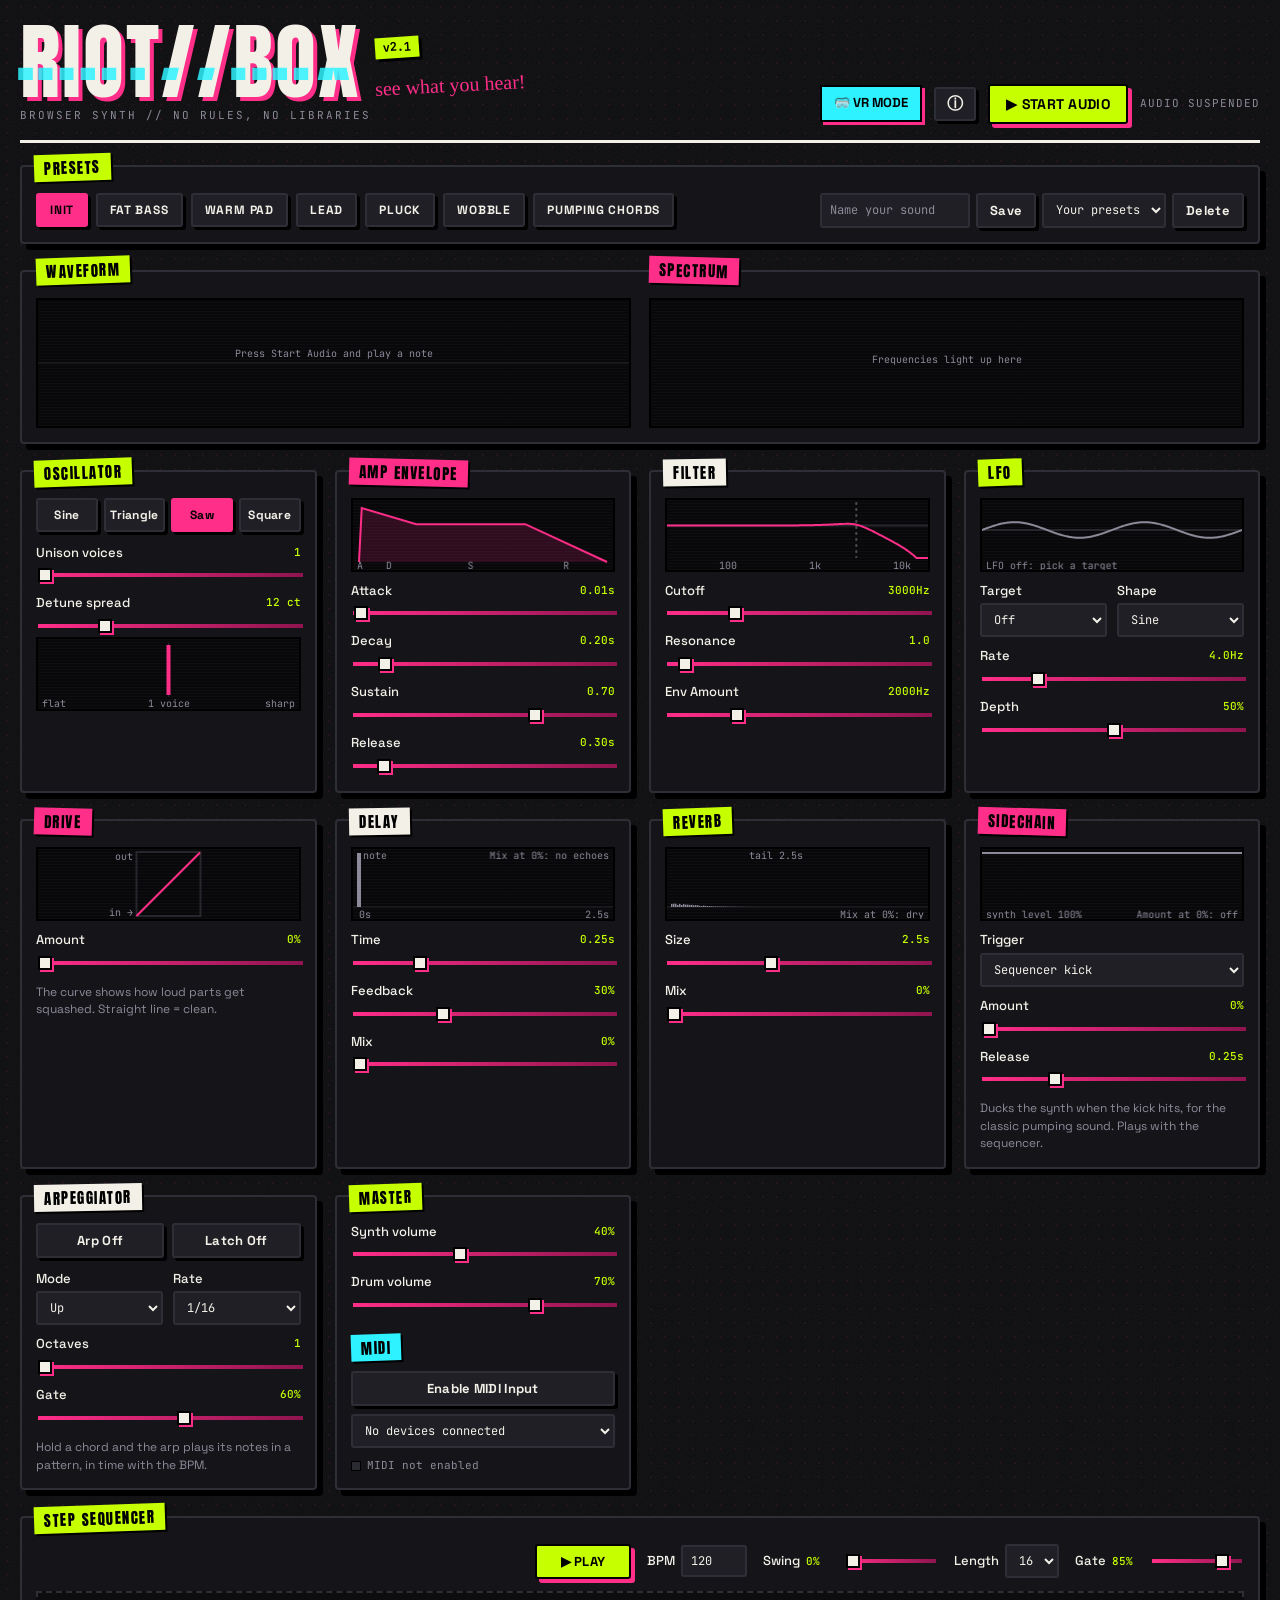
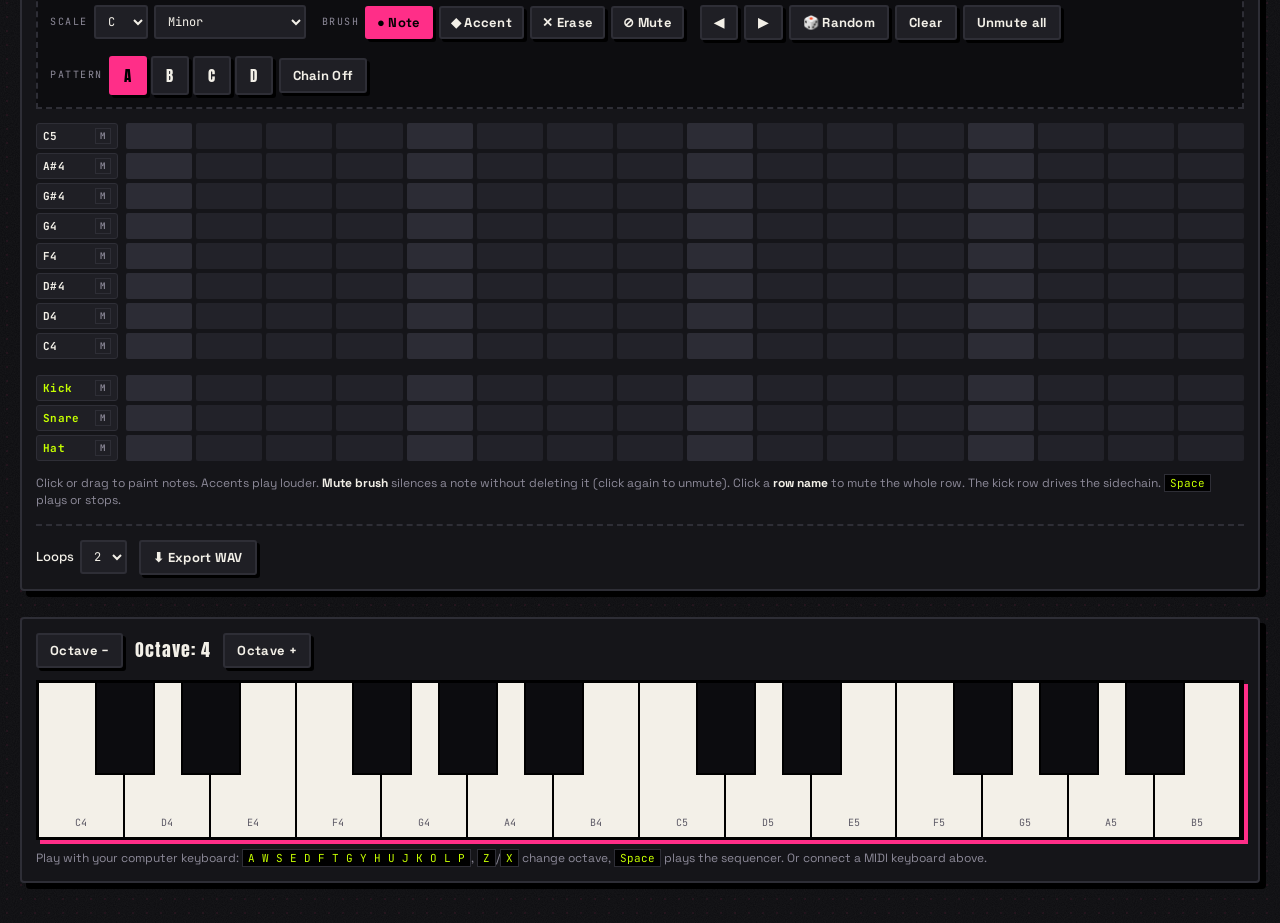
<file: index.html>
<!DOCTYPE html>
<html lang="en">
<head>
<meta charset="UTF-8" />
<meta name="viewport" content="width=device-width, initial-scale=1.0" />
<title>RIOT//BOX · Browser Synth</title>
<meta name="description" content="A polyphonic browser synthesizer with unison, LFO, drive, delay, reverb, sidechain, arpeggiator, a step sequencer with drums, MIDI input and WAV export." />
<link rel="preconnect" href="https://fonts.googleapis.com" />
<link rel="preconnect" href="https://fonts.gstatic.com" crossorigin />
<link href="https://fonts.googleapis.com/css2?family=Anton&family=JetBrains+Mono:wght@400;700&family=Permanent+Marker&family=Space+Grotesk:wght@400;500;700&display=swap" rel="stylesheet" />
<link rel="stylesheet" href="style.css" />
</head>
<body>
  <div class="app">
    <header>
      <div class="brand">
        <h1 data-text="RIOT//BOX">RIOT//BOX</h1>
        <span class="version">v2.1</span>
        <span class="tagline">see what you hear!</span>
        <span class="subline">browser synth // no rules, no libraries</span>
      </div>
      <div class="power">
        <a href="xr.html" class="xr-link" title="Play RIOT//BOX in VR on Meta Quest">🥽 VR mode</a>
        <button id="aboutBtn" class="icon-btn" title="About / Tech Specs" aria-label="About and technical specs">ⓘ</button>
        <button id="startBtn">▶ Start Audio</button>
        <span id="statusText" class="status">audio suspended</span>
      </div>
    </header>

    <!-- ---------- Presets ---------- -->
    <section class="panel preset-bar" aria-label="Presets">
      <h2>Presets</h2>
      <div class="preset-buttons" id="presetButtons"></div>
      <div class="preset-save">
        <input type="text" id="presetName" placeholder="Name your sound" maxlength="24" />
        <button id="savePresetBtn">Save</button>
        <select id="userPresets" aria-label="Your saved presets"><option value="">Your presets</option></select>
        <button id="deletePresetBtn" title="Delete selected preset">Delete</button>
      </div>
    </section>

    <!-- ---------- Visualizer ---------- -->
    <section class="panel viz-panel">
      <div class="viz-block">
        <h2>Waveform</h2>
        <canvas id="scope" class="viz viz-tall"></canvas>
      </div>
      <div class="viz-block">
        <h2>Spectrum</h2>
        <canvas id="spectrum" class="viz viz-tall"></canvas>
      </div>
    </section>

    <main>
      <section class="panel">
        <h2>Oscillator</h2>
        <div class="waveform-buttons" id="waveformButtons">
          <button data-wave="sine" class="wave-btn">Sine</button>
          <button data-wave="triangle" class="wave-btn">Triangle</button>
          <button data-wave="sawtooth" class="wave-btn active">Saw</button>
          <button data-wave="square" class="wave-btn">Square</button>
        </div>
        <div class="sliders spaced">
          <label>Unison voices <span class="val" id="unisonVal">1</span>
            <input type="range" id="unison" min="1" max="7" step="1" value="1">
          </label>
          <label>Detune spread <span class="val" id="detuneVal">12 ct</span>
            <input type="range" id="detune" min="0" max="50" step="1" value="12">
          </label>
        </div>
        <canvas id="unisonViz" class="viz"></canvas>
      </section>

      <section class="panel">
        <h2>Amp Envelope</h2>
        <canvas id="adsrViz" class="viz"></canvas>
        <div class="sliders">
          <label>Attack <span class="val" id="attackVal">0.01s</span>
            <input type="range" id="attack" min="0" max="2" step="0.01" value="0.01">
          </label>
          <label>Decay <span class="val" id="decayVal">0.20s</span>
            <input type="range" id="decay" min="0" max="2" step="0.01" value="0.2">
          </label>
          <label>Sustain <span class="val" id="sustainVal">0.70</span>
            <input type="range" id="sustain" min="0" max="1" step="0.01" value="0.7">
          </label>
          <label>Release <span class="val" id="releaseVal">0.30s</span>
            <input type="range" id="release" min="0.01" max="3" step="0.01" value="0.3">
          </label>
        </div>
      </section>

      <section class="panel">
        <h2>Filter</h2>
        <canvas id="filterViz" class="viz"></canvas>
        <div class="sliders">
          <label>Cutoff <span class="val" id="cutoffVal">3000Hz</span>
            <input type="range" id="cutoff" min="80" max="12000" step="1" value="3000">
          </label>
          <label>Resonance <span class="val" id="resonanceVal">1.0</span>
            <input type="range" id="resonance" min="0.1" max="20" step="0.1" value="1">
          </label>
          <label>Env Amount <span class="val" id="filterEnvVal">2000Hz</span>
            <input type="range" id="filterEnv" min="0" max="8000" step="1" value="2000">
          </label>
        </div>
      </section>

      <section class="panel">
        <h2>LFO</h2>
        <canvas id="lfoViz" class="viz"></canvas>
        <div class="select-row">
          <label>Target
            <select id="lfoTarget">
              <option value="off">Off</option>
              <option value="pitch">Pitch (vibrato)</option>
              <option value="filter">Filter (wobble)</option>
              <option value="volume">Volume (tremolo)</option>
            </select>
          </label>
          <label>Shape
            <select id="lfoWave">
              <option value="sine">Sine</option>
              <option value="triangle">Triangle</option>
              <option value="square">Square</option>
              <option value="sawtooth">Saw</option>
            </select>
          </label>
        </div>
        <div class="sliders">
          <label>Rate <span class="val" id="lfoRateVal">4.0Hz</span>
            <input type="range" id="lfoRate" min="0.1" max="20" step="0.1" value="4">
          </label>
          <label>Depth <span class="val" id="lfoDepthVal">50%</span>
            <input type="range" id="lfoDepth" min="0" max="1" step="0.01" value="0.5">
          </label>
        </div>
      </section>

      <section class="panel">
        <h2>Drive</h2>
        <canvas id="driveViz" class="viz"></canvas>
        <div class="sliders">
          <label>Amount <span class="val" id="driveVal">0%</span>
            <input type="range" id="drive" min="0" max="1" step="0.01" value="0">
          </label>
        </div>
        <p class="hint">The curve shows how loud parts get squashed. Straight line = clean.</p>
      </section>

      <section class="panel">
        <h2>Delay</h2>
        <canvas id="delayViz" class="viz"></canvas>
        <div class="sliders">
          <label>Time <span class="val" id="delayTimeVal">0.25s</span>
            <input type="range" id="delayTime" min="0.01" max="1" step="0.01" value="0.25">
          </label>
          <label>Feedback <span class="val" id="delayFeedbackVal">30%</span>
            <input type="range" id="delayFeedback" min="0" max="0.9" step="0.01" value="0.3">
          </label>
          <label>Mix <span class="val" id="delayMixVal">0%</span>
            <input type="range" id="delayMix" min="0" max="1" step="0.01" value="0">
          </label>
        </div>
      </section>

      <section class="panel">
        <h2>Reverb</h2>
        <canvas id="reverbViz" class="viz"></canvas>
        <div class="sliders">
          <label>Size <span class="val" id="reverbSizeVal">2.5s</span>
            <input type="range" id="reverbSize" min="0.3" max="6" step="0.1" value="2.5">
          </label>
          <label>Mix <span class="val" id="reverbMixVal">0%</span>
            <input type="range" id="reverbMix" min="0" max="1" step="0.01" value="0">
          </label>
        </div>
      </section>

      <section class="panel">
        <h2>Sidechain</h2>
        <canvas id="sidechainViz" class="viz"></canvas>
        <div class="select-row">
          <label>Trigger
            <select id="scSource">
              <option value="kick">Sequencer kick</option>
              <option value="beat">Every beat</option>
            </select>
          </label>
        </div>
        <div class="sliders">
          <label>Amount <span class="val" id="scAmountVal">0%</span>
            <input type="range" id="scAmount" min="0" max="1" step="0.01" value="0">
          </label>
          <label>Release <span class="val" id="scReleaseVal">0.25s</span>
            <input type="range" id="scRelease" min="0.05" max="0.8" step="0.01" value="0.25">
          </label>
        </div>
        <p class="hint">Ducks the synth when the kick hits, for the classic pumping sound. Plays with the sequencer.</p>
      </section>

      <section class="panel">
        <h2>Arpeggiator</h2>
        <div class="toggle-row">
          <button id="arpToggle" class="toggle">Arp Off</button>
          <button id="arpLatch" class="toggle">Latch Off</button>
        </div>
        <div class="select-row">
          <label>Mode
            <select id="arpMode">
              <option value="up">Up</option>
              <option value="down">Down</option>
              <option value="updown">Up-Down</option>
              <option value="random">Random</option>
              <option value="order">As played</option>
            </select>
          </label>
          <label>Rate
            <select id="arpRate">
              <option value="1/8">1/8</option>
              <option value="1/8T">1/8 triplet</option>
              <option value="1/16" selected>1/16</option>
              <option value="1/16T">1/16 triplet</option>
              <option value="1/32">1/32</option>
            </select>
          </label>
        </div>
        <div class="sliders">
          <label>Octaves <span class="val" id="arpOctavesVal">1</span>
            <input type="range" id="arpOctaves" min="1" max="3" step="1" value="1">
          </label>
          <label>Gate <span class="val" id="arpGateVal">60%</span>
            <input type="range" id="arpGate" min="0.1" max="1" step="0.01" value="0.6">
          </label>
        </div>
        <p class="hint">Hold a chord and the arp plays its notes in a pattern, in time with the BPM.</p>
      </section>

      <section class="panel">
        <h2>Master</h2>
        <div class="sliders">
          <label>Synth volume <span class="val" id="volumeVal">40%</span>
            <input type="range" id="volume" min="0" max="1" step="0.01" value="0.4">
          </label>
          <label>Drum volume <span class="val" id="drumVolumeVal">70%</span>
            <input type="range" id="drumVolume" min="0" max="1" step="0.01" value="0.7">
          </label>
        </div>
        <h2 class="sub">MIDI</h2>
        <button id="midiBtn">Enable MIDI Input</button>
        <select id="midiDevices"><option>No devices connected</option></select>
        <p class="hint midi-status"><span id="midiLed" class="led"></span><span id="midiStatus">MIDI not enabled</span></p>
      </section>
    </main>

    <!-- ---------- Sequencer ---------- -->
    <section class="panel wide-panel">
      <div class="seq-header">
        <h2>Step Sequencer</h2>
        <div class="seq-transport">
          <button id="seqPlayBtn">▶ Play</button>
          <label class="inline-label">BPM
            <input type="number" id="bpm" min="60" max="200" value="120">
          </label>
          <label class="inline-label">Swing <span class="val" id="swingVal">0%</span>
            <input type="range" id="swing" min="0" max="0.5" step="0.01" value="0">
          </label>
          <label class="inline-label">Length
            <select id="seqLength">
              <option value="8">8</option>
              <option value="12">12</option>
              <option value="16" selected>16</option>
            </select>
          </label>
          <label class="inline-label">Gate <span class="val" id="seqGateVal">85%</span>
            <input type="range" id="seqGate" min="0.1" max="1" step="0.01" value="0.85">
          </label>
        </div>
      </div>

      <div class="seq-tools">
        <div class="tool-group">
          <span class="tool-label">Scale</span>
          <select id="seqRoot" aria-label="Root note"></select>
          <select id="seqScale" aria-label="Scale"></select>
        </div>
        <div class="tool-group segmented" id="brushGroup" role="radiogroup" aria-label="Brush">
          <span class="tool-label">Brush</span>
          <button data-brush="note" class="active">● Note</button>
          <button data-brush="accent">◆ Accent</button>
          <button data-brush="erase">✕ Erase</button>
          <button data-brush="mute">⊘ Mute</button>
        </div>
        <div class="tool-group">
          <button id="seqShiftLeft" title="Shift pattern left">◀</button>
          <button id="seqShiftRight" title="Shift pattern right">▶</button>
          <button id="seqRandomBtn">🎲 Random</button>
          <button id="seqClearBtn">Clear</button>
          <button id="unmuteAllBtn" title="Unmute every note and row in this pattern">Unmute all</button>
        </div>
        <div class="tool-group">
          <span class="tool-label">Pattern</span>
          <div class="slots" id="slotButtons"></div>
          <button id="chainBtn" class="toggle" title="Play patterns A→D in a row">Chain Off</button>
        </div>
      </div>

      <div class="seq-wrap">
        <div class="seq-labels" id="seqLabels"></div>
        <div class="seq-grid" id="seqGrid"></div>
      </div>
      <p class="hint">Click or drag to paint notes. Accents play louder. <strong>Mute brush</strong> silences a note without deleting it (click again to unmute). Click a <strong>row name</strong> to mute the whole row. The kick row drives the sidechain. <code>Space</code> plays or stops.</p>

      <div class="export-row">
        <label class="inline-label">Loops
          <select id="loops">
            <option value="1">1</option>
            <option value="2" selected>2</option>
            <option value="4">4</option>
          </select>
        </label>
        <button id="exportBtn">⬇ Export WAV</button>
        <span class="hint" id="exportStatus"></span>
      </div>
    </section>

    <footer>
      <div class="octave-controls">
        <button id="octaveDown">Octave −</button>
        <span id="octaveLabel">Octave: 4</span>
        <button id="octaveUp">Octave +</button>
      </div>
      <div id="keyboard" class="keyboard"></div>
      <p class="hint">Play with your computer keyboard: <code>A W S E D F T G Y H U J K O L P</code>, <code>Z</code>/<code>X</code> change octave, <code>Space</code> plays the sequencer. Or connect a MIDI keyboard above.</p>
    </footer>
  </div>

  <div id="drawerBackdrop" class="drawer-backdrop"></div>
  <aside id="aboutDrawer" class="drawer" aria-hidden="true">
    <div class="drawer-header">
      <h2>About &amp; Tech Specs</h2>
      <button id="closeDrawer" class="icon-btn" aria-label="Close">✕</button>
    </div>
    <div class="drawer-content">
      <section>
        <h3>Signal Flow</h3>
        <div class="signal-flow">
          <div class="flow-node">Oscillators ×unison</div>
          <div class="flow-arrow">→</div>
          <div class="flow-node">Filter + envelope</div>
          <div class="flow-arrow">→</div>
          <div class="flow-node">Amp envelope</div>
          <div class="flow-arrow">→</div>
          <div class="flow-node">Tremolo (LFO)</div>
          <div class="flow-arrow">→</div>
          <div class="flow-node">Drive</div>
          <div class="flow-arrow">→</div>
          <div class="flow-node">Dry + Delay + Reverb</div>
          <div class="flow-arrow">→</div>
          <div class="flow-node">Sidechain duck</div>
          <div class="flow-arrow">→</div>
          <div class="flow-node accent">Master (+ drums)</div>
        </div>
      </section>
      <section>
        <h3>Live Performance</h3>
        <dl class="metrics" id="metrics">
          <div><dt>Audio Context</dt><dd id="metricState">—</dd></div>
          <div><dt>Sample Rate</dt><dd id="metricSampleRate">—</dd></div>
          <div><dt>Active Voices</dt><dd id="metricVoices">—</dd></div>
          <div><dt>Output Latency</dt><dd id="metricLatency">—</dd></div>
          <div><dt>Visuals</dt><dd>60fps (requestAnimationFrame)</dd></div>
        </dl>
      </section>
      <section>
        <h3>Source</h3>
        <p class="hint">Built with vanilla HTML/CSS/JS on the Web Audio &amp; Web MIDI APIs: no frameworks, no build step.</p>
        <a id="githubLink" href="#" target="_blank" rel="noopener" class="github-link">View source on GitHub →</a>
      </section>
    </div>
  </aside>

  <script src="synth.js"></script>
</body>
</html>
</file>
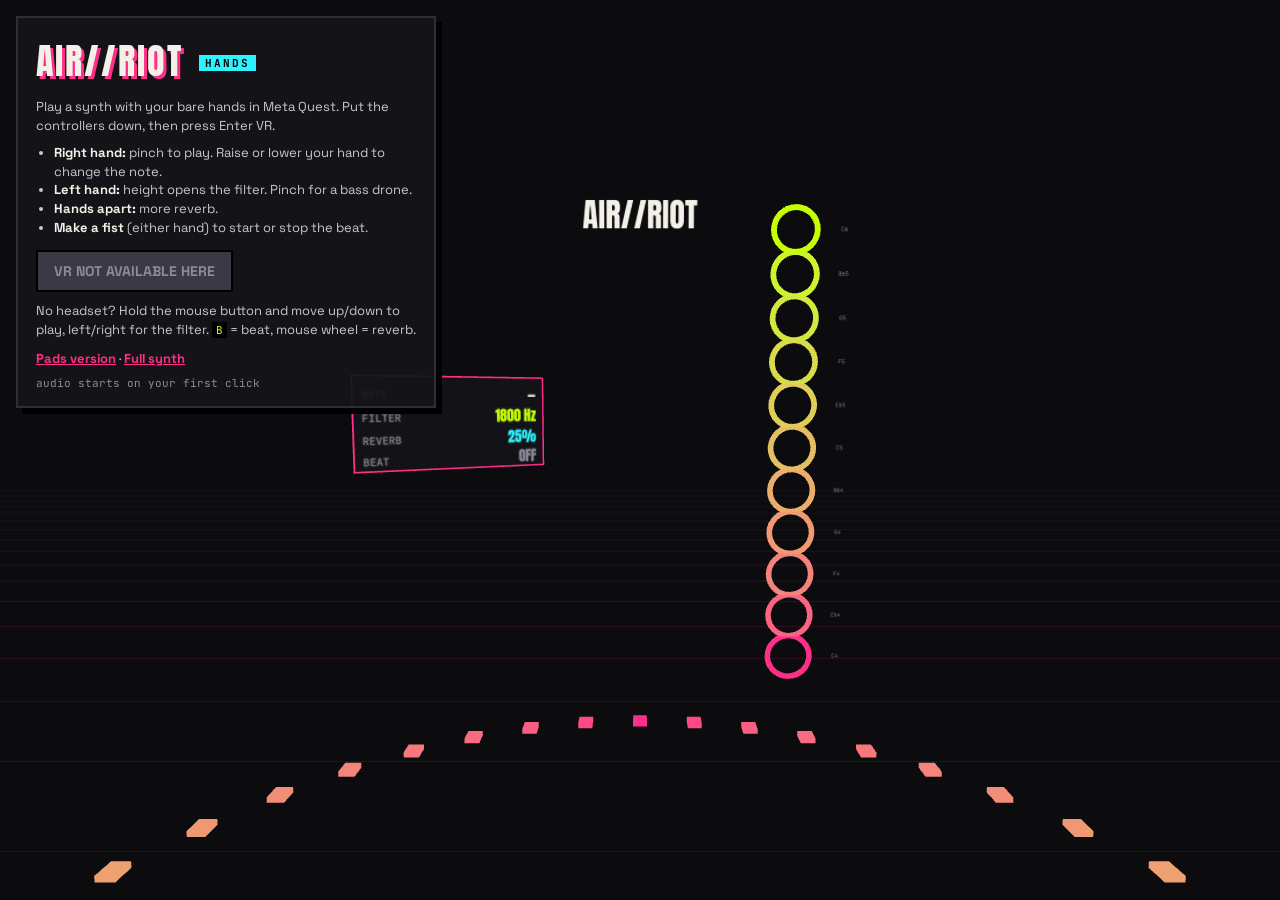
<file: gesture.html>
<!DOCTYPE html>
<html lang="en">
<head>
<meta charset="UTF-8" />
<meta name="viewport" content="width=device-width, initial-scale=1.0" />
<title>AIR//RIOT · Play RIOT//BOX with your bare hands</title>
<meta name="description" content="Play a synth with your bare hands in Meta Quest: pinch to play, raise your hand for higher notes, your other hand shapes the filter and reverb, make a fist to start the beat." />
<link rel="preconnect" href="https://fonts.googleapis.com" />
<link rel="preconnect" href="https://fonts.gstatic.com" crossorigin />
<link href="https://fonts.googleapis.com/css2?family=Anton&family=JetBrains+Mono:wght@400;700&family=Space+Grotesk:wght@400;700&display=swap" rel="stylesheet" />
<style>
  html, body { margin: 0; height: 100%; background: #0c0c0f; color: #f3f0e8; font-family: "Space Grotesk", sans-serif; overflow: hidden; }
  #scene { position: fixed; inset: 0; }
  .overlay { position: fixed; left: 16px; top: 16px; max-width: 380px; padding: 16px 18px; background: rgba(21,21,25,.92); border: 2px solid #2e2e36; box-shadow: 6px 6px 0 #000; }
  h1 { margin: 0; font-family: "Anton", Impact, sans-serif; font-weight: 400; font-size: 36px; letter-spacing: 2px; text-shadow: 3px 3px 0 #ff2e88; }
  .tag { display: inline-block; margin-left: 6px; padding: 1px 6px; font: 700 11px "JetBrains Mono", monospace; background: #2ef2ff; color: #000; vertical-align: middle; text-shadow: none; }
  p, li { font-size: 13px; line-height: 1.45; color: #c9c6d3; }
  p { margin: 10px 0 0; }
  ul { margin: 8px 0 0; padding-left: 18px; }
  strong { color: #f3f0e8; }
  button { margin-top: 12px; padding: 10px 16px; font: 700 14px "Space Grotesk", sans-serif; text-transform: uppercase; background: #c6ff00; color: #000; border: 2px solid #000; box-shadow: 4px 4px 0 #ff2e88; cursor: pointer; }
  button:disabled { background: #3a3a44; color: #8d8a99; box-shadow: none; cursor: not-allowed; }
  a { color: #ff2e88; font-weight: 700; }
  code { font: 11px "JetBrains Mono", monospace; background: #000; color: #c6ff00; padding: 1px 4px; }
  #status { font-family: "JetBrains Mono", monospace; font-size: 11px; color: #8d8a99; margin-top: 8px; }
</style>
</head>
<body>
  <div id="scene"></div>
  <div class="overlay" id="overlay">
    <h1>AIR//RIOT <span class="tag">HANDS</span></h1>
    <p>Play a synth with your bare hands in Meta Quest. Put the controllers down, then press Enter VR.</p>
    <ul>
      <li><strong>Right hand:</strong> pinch to play. Raise or lower your hand to change the note.</li>
      <li><strong>Left hand:</strong> height opens the filter. Pinch for a bass drone.</li>
      <li><strong>Hands apart:</strong> more reverb.</li>
      <li><strong>Make a fist</strong> (either hand) to start or stop the beat.</li>
    </ul>
    <button id="enterVR" disabled>Checking VR…</button>
    <p>No headset? Hold the mouse button and move up/down to play, left/right for the filter. <code>B</code> = beat, mouse wheel = reverb.</p>
    <p><a href="xr.html">Pads version</a> · <a href="index.html">Full synth</a></p>
    <div id="status">audio starts on your first click</div>
  </div>
  <script type="module" src="gesture.js?v=8"></script>
</body>
</html>
</file>
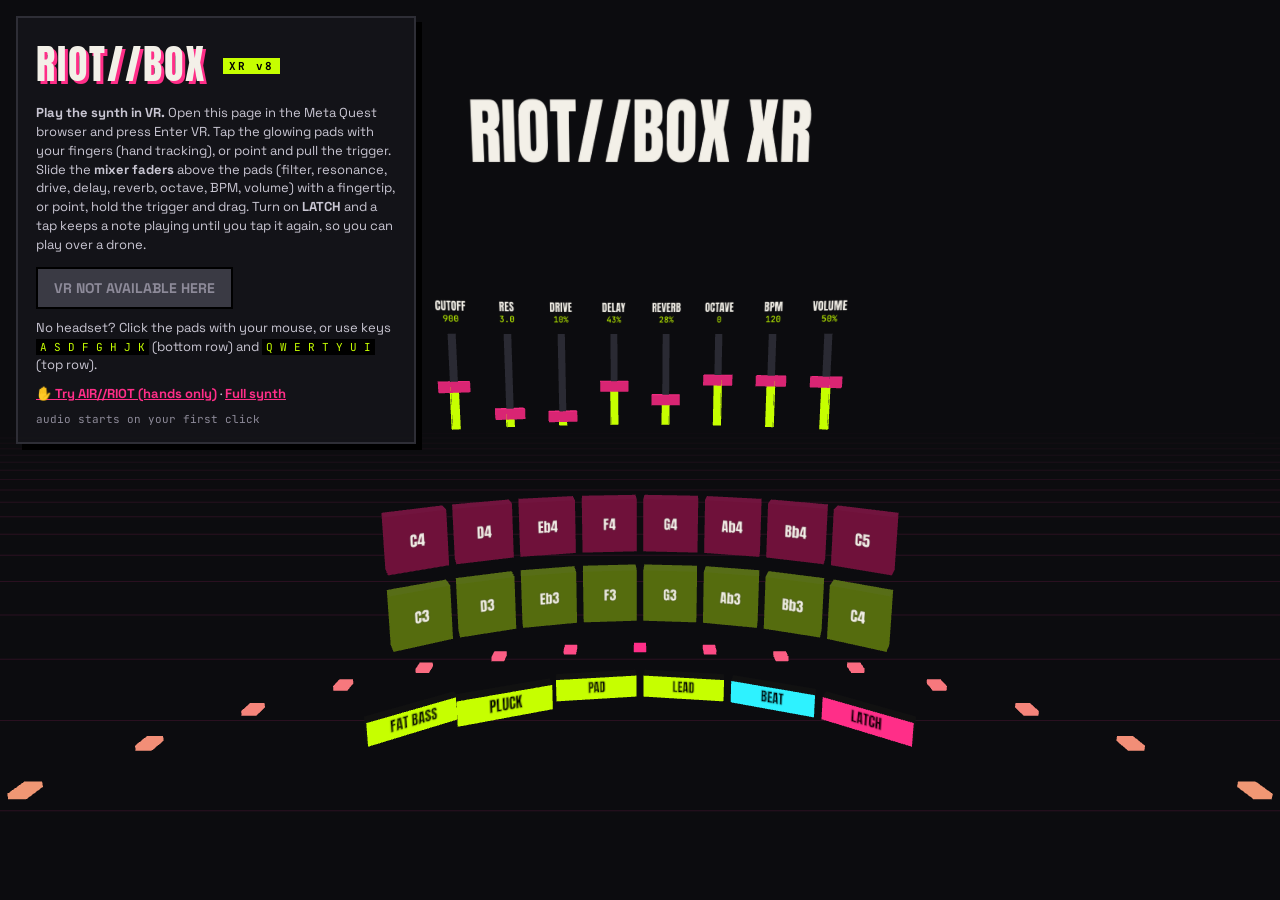
<file: xr.html>
<!DOCTYPE html>
<html lang="en">
<head>
<meta charset="UTF-8" />
<meta name="viewport" content="width=device-width, initial-scale=1.0" />
<title>RIOT//BOX XR · Play the synth in VR</title>
<meta name="description" content="RIOT//BOX in WebXR: play glowing synth pads with your hands or controllers in Meta Quest, with a live spectrum ring around you." />
<link rel="preconnect" href="https://fonts.googleapis.com" />
<link rel="preconnect" href="https://fonts.gstatic.com" crossorigin />
<link href="https://fonts.googleapis.com/css2?family=Anton&family=JetBrains+Mono:wght@400;700&family=Space+Grotesk:wght@400;700&display=swap" rel="stylesheet" />
<style>
  html, body { margin: 0; height: 100%; background: #0c0c0f; color: #f3f0e8; font-family: "Space Grotesk", sans-serif; overflow: hidden; }
  #scene { position: fixed; inset: 0; }
  .overlay {
    position: fixed; left: 16px; top: 16px; max-width: 360px; padding: 16px 18px;
    background: rgba(21, 21, 25, 0.92); border: 2px solid #2e2e36; box-shadow: 6px 6px 0 #000;
  }
  h1 { margin: 0; font-family: "Anton", Impact, sans-serif; font-weight: 400; font-size: 40px; letter-spacing: 2px; text-shadow: 3px 3px 0 #ff2e88; }
  .tag { display: inline-block; margin-left: 6px; padding: 1px 6px; font: 700 11px "JetBrains Mono", monospace; background: #c6ff00; color: #000; vertical-align: middle; text-shadow: none; }
  p { margin: 10px 0 0; font-size: 13px; line-height: 1.45; color: #c9c6d3; }
  button {
    margin-top: 12px; padding: 10px 16px; font: 700 14px "Space Grotesk", sans-serif; text-transform: uppercase;
    background: #c6ff00; color: #000; border: 2px solid #000; box-shadow: 4px 4px 0 #ff2e88; cursor: pointer;
  }
  button:disabled { background: #3a3a44; color: #8d8a99; box-shadow: none; cursor: not-allowed; }
  a { color: #ff2e88; font-weight: 700; }
  code { font: 11px "JetBrains Mono", monospace; background: #000; color: #c6ff00; padding: 1px 4px; }
  #status { font-family: "JetBrains Mono", monospace; font-size: 11px; color: #8d8a99; margin-top: 8px; }
</style>
</head>
<body>
  <div id="scene"></div>
  <div class="overlay" id="overlay">
    <h1>RIOT//BOX <span class="tag">XR v8</span></h1>
    <p><strong>Play the synth in VR.</strong> Open this page in the Meta Quest browser and press Enter VR. Tap the glowing pads with your fingers (hand tracking), or point and pull the trigger. Slide the <strong>mixer faders</strong> above the pads (filter, resonance, drive, delay, reverb, octave, BPM, volume) with a fingertip, or point, hold the trigger and drag. Turn on <strong>LATCH</strong> and a tap keeps a note playing until you tap it again, so you can play over a drone.</p>
    <button id="enterVR" disabled>Checking VR…</button>
    <p>No headset? Click the pads with your mouse, or use keys <code>A S D F G H J K</code> (bottom row) and <code>Q W E R T Y U I</code> (top row).</p>
    <p><a href="gesture.html">✋ Try AIR//RIOT (hands only)</a> · <a href="index.html">Full synth</a></p>
    <div id="status">audio starts on your first click</div>
  </div>
  <script type="module" src="xr.js?v=8"></script>
</body>
</html>
</file>
<file: style.css>
/* ANOMALY — modern punk: black paper, neon ink, tape labels, hard shadows */

:root {
  --bg: #0c0c0f;
  --panel: #151519;
  --panel-2: #1f1f25;
  --line: #2e2e36;
  --ink: #f3f0e8;
  --muted: #8d8a99;
  --pink: #ff2e88;
  --pink-dim: #8f1450;
  --lime: #c6ff00;
  --lime-dim: #5f7a00;
  --cyan: #2ef2ff;
  --shadow: #000;
  --display: "Anton", "Impact", "Arial Narrow", sans-serif;
  --body: "Space Grotesk", -apple-system, "Segoe UI", Roboto, sans-serif;
  --mono: "JetBrains Mono", ui-monospace, Menlo, monospace;
  --marker: "Permanent Marker", "Comic Sans MS", cursive;
}

* { box-sizing: border-box; }

body {
  margin: 0;
  color: var(--ink);
  font-family: var(--body);
  font-size: 14px;
  line-height: 1.45;
  background-color: var(--bg);
  /* halftone dots + film grain */
  background-image:
    radial-gradient(rgba(255, 46, 136, 0.07) 1px, transparent 1.4px),
    url("data:image/svg+xml;utf8,<svg xmlns='http://www.w3.org/2000/svg' width='160' height='160'><filter id='n'><feTurbulence type='fractalNoise' baseFrequency='0.9' numOctaves='2' stitchTiles='stitch'/><feColorMatrix values='0 0 0 0 1  0 0 0 0 1  0 0 0 0 1  0 0 0 0.05 0'/></filter><rect width='100%' height='100%' filter='url(%23n)'/></svg>");
  background-size: 14px 14px, 160px 160px;
}

::selection { background: var(--pink); color: #000; }

.app {
  max-width: 1300px;
  margin: 0 auto;
  padding: 24px 20px 40px;
}

/* ---------- Header ---------- */

header {
  display: flex;
  justify-content: space-between;
  align-items: flex-end;
  flex-wrap: wrap;
  gap: 16px;
  margin-bottom: 22px;
  padding-bottom: 16px;
  border-bottom: 3px solid var(--ink);
}
.brand {
  display: grid;
  grid-template-columns: auto auto;
  grid-template-areas: "title ver" "title tag" "sub sub";
  align-items: end;
  column-gap: 14px;
}
h1 {
  grid-area: title;
  position: relative;
  margin: 0;
  font-family: var(--display);
  font-weight: 400;
  font-size: clamp(48px, 8vw, 84px);
  line-height: 0.9;
  letter-spacing: 2px;
  color: var(--ink);
  text-shadow: 4px 4px 0 var(--pink);
}
/* glitch slice */
h1::after {
  content: attr(data-text);
  position: absolute;
  left: 0;
  top: 0;
  color: var(--cyan);
  clip-path: inset(58% 0 26% 0);
  transform: translateX(-5px);
  text-shadow: none;
  opacity: 0.85;
  animation: glitch 4s steps(1) infinite;
}
@keyframes glitch {
  0%, 92%, 100% { clip-path: inset(58% 0 26% 0); transform: translateX(-5px); }
  93% { clip-path: inset(10% 0 70% 0); transform: translateX(6px); }
  95% { clip-path: inset(40% 0 40% 0); transform: translateX(-8px); }
  97% { clip-path: inset(75% 0 5% 0); transform: translateX(4px); }
}
@media (prefers-reduced-motion: reduce) { h1::after { animation: none; } }

.version {
  grid-area: ver;
  justify-self: start;
  font-family: var(--mono);
  font-weight: 700;
  font-size: 12px;
  color: #000;
  background: var(--lime);
  padding: 2px 8px;
  transform: rotate(-4deg);
  box-shadow: 3px 3px 0 var(--shadow);
}
.tagline {
  grid-area: tag;
  font-family: var(--marker);
  color: var(--pink);
  font-size: 20px;
  transform: rotate(-3deg);
  white-space: nowrap;
}
.subline {
  grid-area: sub;
  margin-top: 8px;
  font-family: var(--mono);
  font-size: 11px;
  letter-spacing: 2px;
  text-transform: uppercase;
  color: var(--muted);
}
.power { display: flex; align-items: center; gap: 12px; }
.xr-link {
  font-family: var(--body);
  font-weight: 700;
  font-size: 13px;
  text-transform: uppercase;
  text-decoration: none;
  color: #000;
  background: var(--cyan);
  border: 2px solid #000;
  padding: 7px 12px;
  box-shadow: 3px 3px 0 var(--pink);
}
.xr-link:hover { background: var(--lime); }
.status { font-family: var(--mono); color: var(--muted); font-size: 11px; text-transform: uppercase; letter-spacing: 1px; }

/* ---------- Buttons & inputs ---------- */

button {
  background: var(--panel-2);
  color: var(--ink);
  border: 2px solid var(--line);
  border-radius: 3px;
  padding: 7px 12px;
  font-family: var(--body);
  font-weight: 700;
  font-size: 13px;
  letter-spacing: 0.3px;
  cursor: pointer;
  box-shadow: 3px 3px 0 var(--shadow);
  transition: transform 0.06s, box-shadow 0.06s, background 0.1s, border-color 0.1s, color 0.1s;
}
button:hover { border-color: var(--pink); }
button:active { transform: translate(3px, 3px); box-shadow: 0 0 0 var(--shadow); }
button:focus-visible, select:focus-visible, input:focus-visible { outline: 2px solid var(--lime); outline-offset: 2px; }
button.active, button.toggle.active {
  background: var(--pink);
  color: #000;
  border-color: var(--pink);
}
button:disabled { opacity: 0.5; cursor: wait; }

#startBtn {
  background: var(--lime);
  color: #000;
  border-color: #000;
  font-size: 14px;
  padding: 9px 16px;
  text-transform: uppercase;
  box-shadow: 4px 4px 0 var(--pink);
}
.icon-btn { padding: 7px 11px; font-size: 16px; line-height: 1; }

select, input[type="number"], input[type="text"] {
  background: var(--panel-2);
  color: var(--ink);
  border: 2px solid var(--line);
  border-radius: 3px;
  padding: 6px 8px;
  font-family: var(--mono);
  font-size: 12px;
}
input[type="number"] { width: 66px; }
input[type="text"]::placeholder { color: var(--muted); }

/* custom sliders: thin track, square neon thumb */
input[type="range"] {
  -webkit-appearance: none;
  appearance: none;
  width: 100%;
  height: 18px;
  background: transparent;
  cursor: pointer;
}
input[type="range"]::-webkit-slider-runnable-track {
  height: 4px;
  background: linear-gradient(90deg, var(--pink) 0%, var(--pink-dim) 100%);
}
input[type="range"]::-moz-range-track { height: 4px; background: var(--pink-dim); }
input[type="range"]::-moz-range-progress { height: 4px; background: var(--pink); }
input[type="range"]::-webkit-slider-thumb {
  -webkit-appearance: none;
  width: 14px;
  height: 14px;
  margin-top: -5px;
  background: var(--ink);
  border: 2px solid #000;
  box-shadow: 2px 2px 0 var(--pink);
}
input[type="range"]::-moz-range-thumb {
  width: 12px;
  height: 12px;
  border-radius: 0;
  background: var(--ink);
  border: 2px solid #000;
  box-shadow: 2px 2px 0 var(--pink);
}
input[type="range"]:hover::-webkit-slider-thumb { background: var(--lime); }

code {
  font-family: var(--mono);
  background: #000;
  color: var(--lime);
  border: 1px solid var(--line);
  padding: 1px 5px;
  font-size: 11px;
}

.hint { color: var(--muted); font-size: 12px; margin: 10px 0 0; }
.hint strong { color: var(--ink); }

/* ---------- Panels ---------- */

.panel {
  position: relative;
  background: var(--panel);
  border: 2px solid var(--line);
  border-radius: 4px;
  padding: 26px 14px 14px;
  box-shadow: 6px 6px 0 var(--shadow);
}
.panel h2 {
  position: absolute;
  top: -13px;
  left: 12px;
  margin: 0;
  padding: 3px 10px 2px;
  font-family: var(--display);
  font-weight: 400;
  font-size: 15px;
  letter-spacing: 1.5px;
  text-transform: uppercase;
  color: #000;
  background: var(--lime);
  transform: rotate(-2deg);
  box-shadow: 2px 2px 0 var(--shadow);
}
/* alternate the tape colour and tilt so it doesn't look stamped out */
main .panel:nth-child(3n + 2) h2 { background: var(--pink); transform: rotate(1.5deg); }
main .panel:nth-child(3n) h2 { background: var(--ink); transform: rotate(-1deg); }
.panel h2.sub {
  position: static;
  display: inline-block;
  margin: 18px 0 10px;
  background: var(--cyan);
}

main {
  display: grid;
  grid-template-columns: repeat(auto-fill, minmax(250px, 1fr));
  gap: 26px 18px;
  margin: 26px 0;
}

.sliders { display: flex; flex-direction: column; gap: 8px; }
.sliders.spaced { margin-top: 12px; }
.sliders label { position: relative; display: flex; flex-direction: column; gap: 2px; font-size: 13px; font-weight: 500; }
.val {
  font-family: var(--mono);
  color: var(--lime);
  font-size: 11px;
  font-variant-numeric: tabular-nums;
}
.sliders label .val { position: absolute; right: 0; top: 1px; }

.select-row { display: flex; gap: 10px; margin-bottom: 10px; flex-wrap: wrap; }
.select-row label { display: flex; flex-direction: column; gap: 3px; font-size: 13px; font-weight: 500; flex: 1; min-width: 100px; }
.toggle-row { display: flex; gap: 8px; margin-bottom: 12px; }
.toggle-row button { flex: 1; }

.waveform-buttons { display: grid; grid-template-columns: repeat(4, 1fr); gap: 6px; }
.waveform-buttons button { padding: 7px 2px; font-size: 12px; }

/* ---------- Visuals ---------- */

.viz {
  display: block;
  width: 100%;
  height: 74px;
  background: #08080a;
  border: 2px solid #000;
  margin-bottom: 10px;
  /* faint scanlines */
  background-image: repeating-linear-gradient(0deg, rgba(255, 255, 255, 0.025) 0 1px, transparent 1px 3px);
}
.viz-tall { height: 130px; margin-bottom: 0; }
.viz-panel { display: grid; grid-template-columns: 1fr 1fr; gap: 26px 18px; }
.viz-block { position: relative; }
.viz-panel .panel, .viz-panel { padding-top: 26px; }
.viz-block h2 { position: absolute; top: -41px; left: 0; }
.viz-block:nth-child(2) h2 { background: var(--pink); transform: rotate(1.5deg); }

/* ---------- Presets ---------- */

.preset-bar {
  display: flex;
  align-items: center;
  flex-wrap: wrap;
  gap: 12px;
  margin-bottom: 26px;
}
.preset-buttons { display: flex; flex-wrap: wrap; gap: 8px; flex: 1; }
.preset-btn { text-transform: uppercase; font-size: 12px; letter-spacing: 0.8px; }
.preset-save { display: flex; gap: 6px; flex-wrap: wrap; }
.preset-save input { width: 150px; }

/* ---------- MIDI ---------- */

.midi-status { display: flex; align-items: center; gap: 6px; font-family: var(--mono); font-size: 11px; }
.led { width: 10px; height: 10px; background: #2a2a31; border: 1px solid #000; flex: none; }
.led.on { background: var(--lime); box-shadow: 0 0 10px var(--lime); }
#midiBtn { width: 100%; margin-bottom: 8px; }
#midiDevices { width: 100%; }

/* ---------- Sequencer ---------- */

.wide-panel { margin-bottom: 26px; }
.seq-header {
  display: flex;
  justify-content: flex-end;
  align-items: center;
  flex-wrap: wrap;
  gap: 10px;
  margin-bottom: 12px;
}
.seq-transport { display: flex; align-items: center; gap: 16px; flex-wrap: wrap; }
.inline-label { display: flex; align-items: center; gap: 6px; font-size: 13px; font-weight: 500; }
.inline-label .val { min-width: 32px; }
.inline-label input[type="range"] { width: 90px; }
#seqPlayBtn {
  min-width: 96px;
  background: var(--lime);
  color: #000;
  border-color: #000;
  text-transform: uppercase;
  box-shadow: 4px 4px 0 var(--pink);
}
#seqPlayBtn.active { background: var(--pink); box-shadow: 4px 4px 0 var(--lime); }

.seq-tools {
  display: flex;
  flex-wrap: wrap;
  gap: 16px;
  padding: 12px;
  background: #0d0d10;
  border: 2px dashed var(--line);
  margin-bottom: 14px;
}
.tool-group { display: flex; align-items: center; gap: 6px; flex-wrap: wrap; }
.tool-label {
  font-family: var(--mono);
  color: var(--muted);
  font-size: 10px;
  text-transform: uppercase;
  letter-spacing: 1.5px;
}
.segmented button { padding: 6px 10px; }
#brushGroup button[data-brush="mute"].active { background: var(--cyan); border-color: var(--cyan); }
.slots { display: flex; gap: 4px; }
.slot-btn { width: 38px; padding: 6px 0; position: relative; font-family: var(--display); font-weight: 400; font-size: 15px; }
.slot-btn.filled::after {
  content: "";
  position: absolute;
  bottom: 3px;
  left: 50%;
  width: 5px;
  height: 5px;
  margin-left: -2.5px;
  background: currentColor;
}
.slot-btn.playing { outline: 2px solid var(--lime); outline-offset: 2px; }

.seq-wrap { display: flex; gap: 8px; overflow-x: auto; padding-bottom: 4px; }
.seq-labels { display: flex; flex-direction: column; gap: 4px; flex: none; }
.seq-label {
  display: flex;
  align-items: center;
  justify-content: space-between;
  gap: 6px;
  height: 26px;
  min-width: 82px;
  padding: 0 6px;
  font-family: var(--mono);
  font-size: 11px;
  font-weight: 700;
  color: var(--ink);
  background: var(--panel-2);
  border: 1px solid var(--line);
  box-shadow: none;
}
.seq-label:active { transform: none; }
.seq-label.drum-row { color: var(--lime); }
.mute-pill {
  font-size: 9px;
  letter-spacing: 1px;
  padding: 1px 4px;
  color: var(--muted);
  border: 1px solid var(--line);
}
.seq-label:hover .mute-pill { color: var(--cyan); border-color: var(--cyan); }
.seq-label.row-muted { background: #000; color: var(--muted); text-decoration: line-through; }
.seq-label.row-muted .mute-pill { color: #000; background: var(--cyan); border-color: var(--cyan); text-decoration: none; }
.seq-spacer { height: 8px; }

.seq-grid { display: flex; flex-direction: column; gap: 4px; flex: 1; min-width: 520px; touch-action: none; user-select: none; }
.seq-row { display: grid; grid-template-columns: repeat(16, 1fr); gap: 4px; }
.seq-row.row-muted { opacity: 0.3; }
.seq-cell {
  height: 26px;
  background: #222229;
  border-radius: 2px;
  cursor: pointer;
  transition: background 0.08s, transform 0.08s;
}
.seq-cell.beat { background: #2c2c35; }
.seq-cell:hover { outline: 1px solid var(--pink); }
.seq-cell.on { background: var(--pink-dim); }
.seq-cell.accent { background: var(--pink); box-shadow: inset 0 0 0 2px #fff; }
.drum-row .seq-cell.on { background: var(--lime-dim); }
.drum-row .seq-cell.accent { background: var(--lime); box-shadow: inset 0 0 0 2px #fff; }
/* muted note: still there, just silenced — hazard stripes */
.seq-cell.muted {
  background: repeating-linear-gradient(-45deg, #3a3a44 0 4px, #18181d 4px 8px);
  box-shadow: inset 0 0 0 1px var(--cyan);
}
.seq-cell.muted.accent-muted { box-shadow: inset 0 0 0 2px var(--cyan); }
.seq-cell.disabled { opacity: 0.15; cursor: not-allowed; }
.seq-cell.playhead { outline: 2px solid var(--ink); outline-offset: -1px; }
.seq-cell.playhead.on, .seq-cell.playhead.accent { transform: scale(1.1); filter: brightness(1.3); }

.export-row {
  display: flex;
  align-items: center;
  gap: 12px;
  flex-wrap: wrap;
  margin-top: 14px;
  padding-top: 14px;
  border-top: 2px dashed var(--line);
}
.export-row .hint { margin: 0; font-family: var(--mono); }

/* ---------- Keyboard ---------- */

footer {
  background: var(--panel);
  border: 2px solid var(--line);
  border-radius: 4px;
  padding: 14px;
  box-shadow: 6px 6px 0 var(--shadow);
}
.octave-controls { display: flex; align-items: center; gap: 12px; margin-bottom: 12px; }
#octaveLabel { font-family: var(--display); font-size: 18px; letter-spacing: 1px; }
.keyboard {
  position: relative;
  height: 160px;
  display: flex;
  user-select: none;
  touch-action: none;
  border: 3px solid #000;
  box-shadow: 4px 4px 0 var(--pink);
}
.key { cursor: pointer; }
.key.white {
  height: 100%;
  background: #f3f0e8;
  border-right: 2px solid #000;
  position: relative;
}
.key.black {
  position: absolute;
  top: 0;
  height: 60%;
  background: #0c0c0f;
  border: 2px solid #000;
  border-top: none;
  z-index: 2;
}
.key.white.active, .key.white.arp-hit { background: var(--pink); }
.key.black.active, .key.black.arp-hit { background: var(--lime); }
.keylabel {
  position: absolute;
  bottom: 6px;
  width: 100%;
  text-align: center;
  font-family: var(--mono);
  font-size: 10px;
  color: #5d5a66;
}

/* ---------- About drawer ---------- */

.drawer-backdrop {
  position: fixed;
  inset: 0;
  background: rgba(0, 0, 0, 0.6);
  opacity: 0;
  pointer-events: none;
  transition: opacity 0.2s;
  z-index: 10;
}
.drawer-backdrop.open { opacity: 1; pointer-events: auto; }
.drawer {
  position: fixed;
  top: 0;
  right: 0;
  height: 100%;
  width: min(420px, 92vw);
  background: var(--panel);
  border-left: 3px solid var(--pink);
  transform: translateX(100%);
  transition: transform 0.25s;
  z-index: 11;
  overflow-y: auto;
}
.drawer.open { transform: translateX(0); }
.drawer-header {
  display: flex;
  justify-content: space-between;
  align-items: center;
  padding: 16px;
  border-bottom: 2px dashed var(--line);
}
.drawer-header h2 { margin: 0; font-family: var(--display); font-weight: 400; font-size: 22px; letter-spacing: 1px; }
.drawer-content { padding: 16px; }
.drawer-content h3 { font-family: var(--display); font-weight: 400; color: var(--lime); font-size: 16px; letter-spacing: 1.5px; text-transform: uppercase; }
.signal-flow { display: flex; flex-wrap: wrap; align-items: center; gap: 6px; }
.flow-node { background: var(--panel-2); border: 2px solid var(--line); padding: 5px 8px; font-family: var(--mono); font-size: 11px; }
.flow-node.accent { border-color: var(--pink); color: var(--pink); }
.flow-arrow { color: var(--muted); }
.metrics { margin: 0; }
.metrics div { display: flex; justify-content: space-between; padding: 6px 0; border-bottom: 1px dashed var(--line); }
.metrics dt { color: var(--muted); }
.metrics dd { margin: 0; font-family: var(--mono); font-size: 12px; }
.github-link { color: var(--pink); font-weight: 700; }

/* ---------- Small screens ---------- */

@media (max-width: 720px) {
  .app { padding: 16px 12px 30px; }
  .viz-panel { grid-template-columns: 1fr; }
  .keyboard { height: 120px; }
  .tagline { font-size: 16px; }
}
</file>
